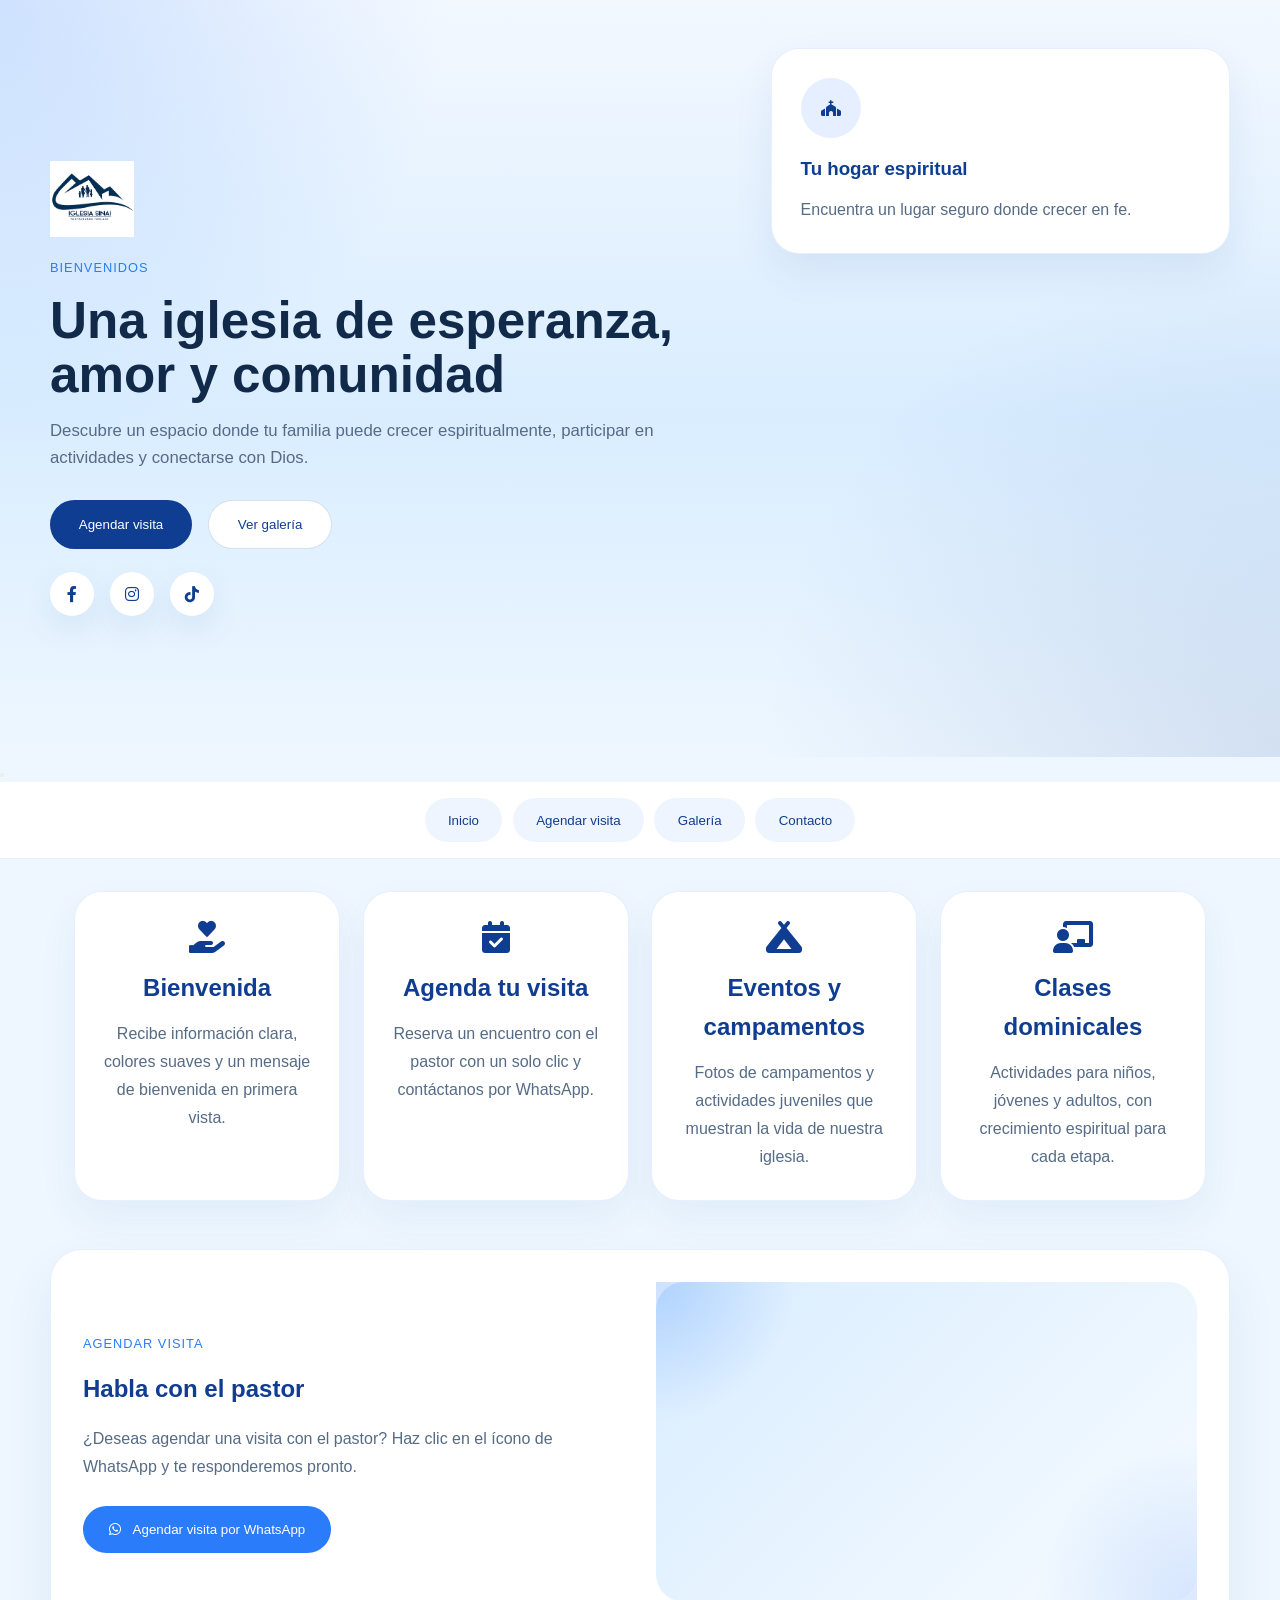
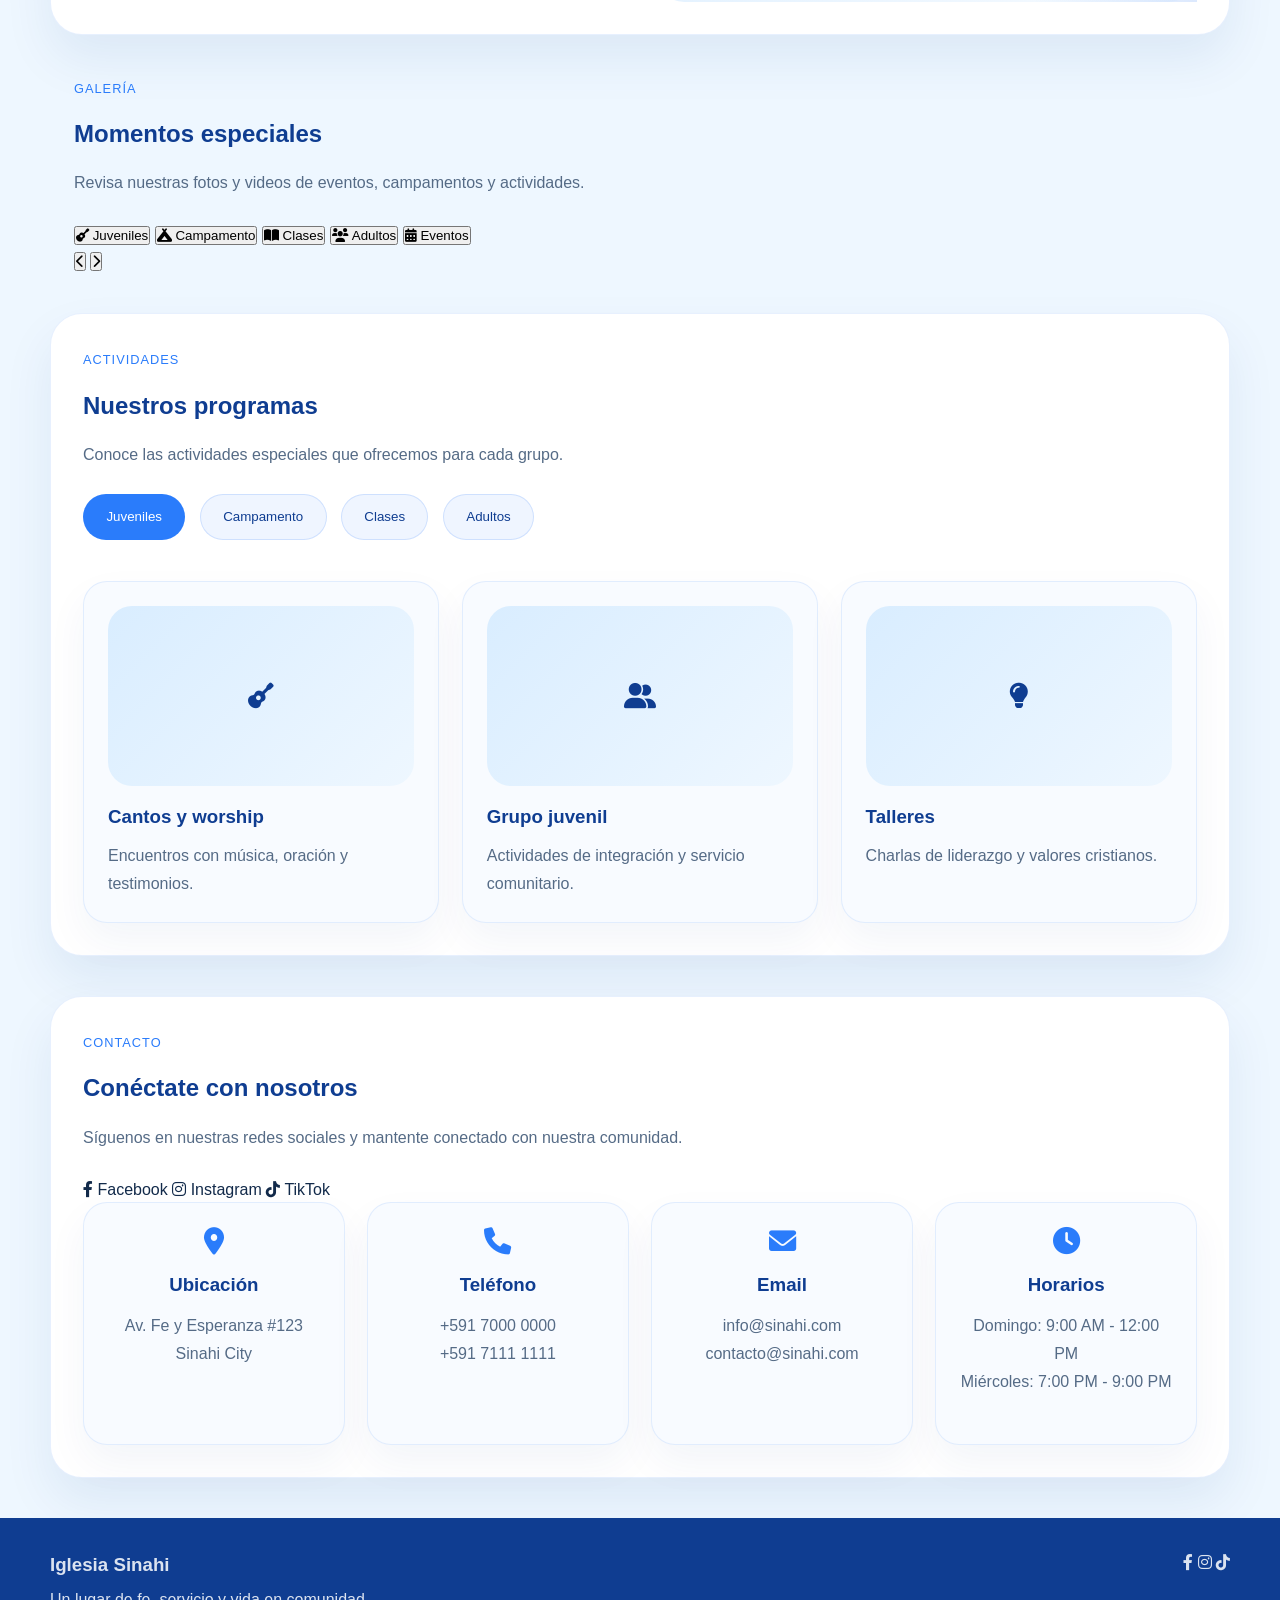
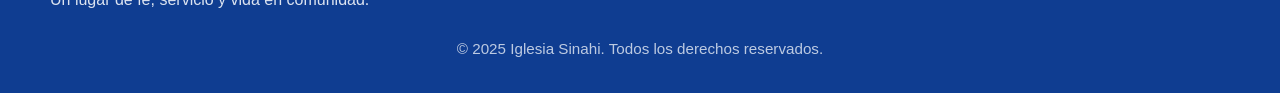
<file: index.html>
<!DOCTYPE html>
<html lang="es">
<head>
    <meta charset="UTF-8">
    <meta name="viewport" content="width=device-width, initial-scale=1.0">
    <title>Iglesia Sinahi - Comunidad de Fe</title>
    <link rel="stylesheet" href="styles.css">
    <link rel="stylesheet" href="https://cdnjs.cloudflare.com/ajax/libs/font-awesome/6.0.0-beta3/css/all.min.css">
</head>
<body>

<!-- HEADER/HERO -->
<header id="inicio" class="hero">
    <div class="hero-overlay"></div>
    <div class="hero-content">
        <div class="hero-copy">
            <img src="icono.png" alt="Icono iglesia" class="brand-icon">
            <span class="eyebrow">Bienvenidos</span>
            <h1>Una iglesia de esperanza, amor y comunidad</h1>
            <p>Descubre un espacio donde tu familia puede crecer espiritualmente, participar en actividades y conectarse con Dios.</p>
            <div class="hero-buttons">
                <button class="hero-btn" data-section="agenda">Agendar visita</button>
                <button class="hero-btn secondary" data-section="galeria">Ver galería</button>
            </div>
            <div class="hero-social">
                <a href="https://facebook.com/tupagina" target="_blank" aria-label="Facebook"><i class="fab fa-facebook-f"></i></a>
                <a href="https://instagram.com/tucuenta" target="_blank" aria-label="Instagram"><i class="fab fa-instagram"></i></a>
                <a href="https://tiktok.com/@tuperfil" target="_blank" aria-label="TikTok"><i class="fab fa-tiktok"></i></a>
            </div>
        </div>
        <div class="hero-carousel">
            <div class="carousel-card active">
                <div class="carousel-icon"><i class="fas fa-church"></i></div>
                <h3>Tu hogar espiritual</h3>
                <p>Encuentra un lugar seguro donde crecer en fe.</p>
            </div>
            <div class="carousel-card">
                <div class="carousel-icon"><i class="fas fa-users"></i></div>
                <h3>Comunión</h3>
                <p>Actividades para jóvenes, familias y adultos.</p>
            </div>
            <div class="carousel-card">
                <div class="carousel-icon"><i class="fas fa-hands-helping"></i></div>
                <h3>Servicio</h3>
                <p>Eventos, campamentos y clases dominicales para todos.</p>
            </div>
        </div>
    </div>
</header>

<!-- NAVBAR MOBILE TOGGLE -->
<button class="menu-toggle" id="menuToggle" aria-label="Menú">
    <span></span>
    <span></span>
    <span></span>
</button>

<!-- NAVBAR -->
<nav class="navbar" id="navbar">
    <div class="nav-container">
        <button class="nav-btn" data-section="inicio">Inicio</button>
        <button class="nav-btn" data-section="agenda">Agendar visita</button>
        <button class="nav-btn" data-section="galeria">Galería</button>
        <button class="nav-btn" data-section="contacto">Contacto</button>
    </div>
</nav>

<!-- MAIN CONTENT -->
<main class="main-content">
    <!-- OVERVIEW CARDS -->
    <section class="overview-cards">
        <article class="overview-card">
            <i class="fas fa-hand-holding-heart"></i>
            <h2>Bienvenida</h2>
            <p>Recibe información clara, colores suaves y un mensaje de bienvenida en primera vista.</p>
        </article>
        <article class="overview-card">
            <i class="fas fa-calendar-check"></i>
            <h2>Agenda tu visita</h2>
            <p>Reserva un encuentro con el pastor con un solo clic y contáctanos por WhatsApp.</p>
        </article>
        <article class="overview-card">
            <i class="fas fa-campground"></i>
            <h2>Eventos y campamentos</h2>
            <p>Fotos de campamentos y actividades juveniles que muestran la vida de nuestra iglesia.</p>
        </article>
        <article class="overview-card">
            <i class="fas fa-chalkboard-teacher"></i>
            <h2>Clases dominicales</h2>
            <p>Actividades para niños, jóvenes y adultos, con crecimiento espiritual para cada etapa.</p>
        </article>
    </section>

    <!-- AGENDAR VISITA -->
    <section id="agenda" class="section section-panel">
        <div class="section-copy">
            <span class="eyebrow">Agendar visita</span>
            <h2>Habla con el pastor</h2>
            <p>¿Deseas agendar una visita con el pastor? Haz clic en el ícono de WhatsApp y te responderemos pronto.</p>
            <button id="btnAgendaVisita" class="action-btn"><i class="fab fa-whatsapp"></i> Agendar visita por WhatsApp</button>
        </div>
        <div class="section-image section-image--agenda"></div>
    </section>

    <!-- GALERÍA CON CARRUSEL -->
    <section id="galeria" class="section section-galeria">
        <div class="section-header">
            <span class="eyebrow">Galería</span>
            <h2>Momentos especiales</h2>
            <p>Revisa nuestras fotos y videos de eventos, campamentos y actividades.</p>
        </div>

        <!-- TABS/BOTONES -->
        <div class="galeria-tabs">
            <button class="tab-btn active" data-tab="juveniles">
                <i class="fas fa-guitar"></i>
                <span>Juveniles</span>
            </button>
            <button class="tab-btn" data-tab="campamento">
                <i class="fas fa-campground"></i>
                <span>Campamento</span>
            </button>
            <button class="tab-btn" data-tab="clases">
                <i class="fas fa-book-open"></i>
                <span>Clases</span>
            </button>
            <button class="tab-btn" data-tab="adultos">
                <i class="fas fa-users"></i>
                <span>Adultos</span>
            </button>
            <button class="tab-btn" data-tab="eventos">
                <i class="fas fa-calendar-alt"></i>
                <span>Eventos</span>
            </button>
        </div>

        <!-- CARRUSEL DE IMÁGENES (máximo 5) -->
        <div class="carrusel-container">
            <div class="carrusel-wrapper">
                <div class="carrusel" id="carrusel">
                    <!-- Las imágenes se cargarán dinámicamente con JavaScript -->
                </div>
                <button class="carrusel-btn prev" id="prevBtn" aria-label="Anterior">
                    <i class="fas fa-chevron-left"></i>
                </button>
                <button class="carrusel-btn next" id="nextBtn" aria-label="Siguiente">
                    <i class="fas fa-chevron-right"></i>
                </button>
            </div>
            <!-- INDICADORES DE PUNTOS -->
            <div class="carrusel-dots" id="carruselDots"></div>
        </div>
    </section>

    <!-- ACTIVIDADES -->
    <section id="actividades" class="section section-activities">
        <div class="section-header">
            <div>
                <span class="eyebrow">Actividades</span>
                <h2>Nuestros programas</h2>
                <p>Conoce las actividades especiales que ofrecemos para cada grupo.</p>
            </div>
        </div>
        <div class="activity-panel">
            <div class="activity-buttons">
                <button class="activity-btn active" data-activity="juveniles">Juveniles</button>
                <button class="activity-btn" data-activity="campamento">Campamento</button>
                <button class="activity-btn" data-activity="clases">Clases</button>
                <button class="activity-btn" data-activity="adultos">Adultos</button>
            </div>
            <div class="activity-details">
                <div class="sub-buttons hidden" id="subButtonsAdultos">
                    <button class="sub-btn active" data-detail="reunion">Reunión</button>
                    <button class="sub-btn" data-detail="culto">Culto</button>
                </div>
                <div class="activity-gallery" id="activityGallery"></div>
                <div class="detail-gallery hidden" id="detailGallery"></div>
            </div>
        </div>
    </section>

    <!-- CONTACTO -->
    <section class="section section-contact" id="contacto">
        <span class="eyebrow">Contacto</span>
        <h2>Conéctate con nosotros</h2>
        <p>Síguenos en nuestras redes sociales y mantente conectado con nuestra comunidad.</p>
        
        <!-- REDES SOCIALES GRANDES -->
        <div class="social-links-main">
            <a href="https://facebook.com/tupagina" target="_blank" class="social-link facebook">
                <i class="fab fa-facebook-f"></i>
                <span>Facebook</span>
            </a>
            <a href="https://instagram.com/tucuenta" target="_blank" class="social-link instagram">
                <i class="fab fa-instagram"></i>
                <span>Instagram</span>
            </a>
            <a href="https://tiktok.com/@tuperfil" target="_blank" class="social-link tiktok">
                <i class="fab fa-tiktok"></i>
                <span>TikTok</span>
            </a>
        </div>

        <!-- INFORMACIÓN DE CONTACTO -->
        <div class="contact-grid">
            <div class="contact-card">
                <i class="fas fa-map-marker-alt"></i>
                <h3>Ubicación</h3>
                <p>Av. Fe y Esperanza #123<br>Sinahi City</p>
            </div>
            <div class="contact-card">
                <i class="fas fa-phone"></i>
                <h3>Teléfono</h3>
                <p>+591 7000 0000<br>+591 7111 1111</p>
            </div>
            <div class="contact-card">
                <i class="fas fa-envelope"></i>
                <h3>Email</h3>
                <p>info@sinahi.com<br>contacto@sinahi.com</p>
            </div>
            <div class="contact-card">
                <i class="fas fa-clock"></i>
                <h3>Horarios</h3>
                <p>Domingo: 9:00 AM - 12:00 PM<br>Miércoles: 7:00 PM - 9:00 PM</p>
            </div>
        </div>
    </section>
</main>

<!-- MODAL WHATSAPP -->
<div id="whatsappModal" class="modal">
    <div class="modal-content">
        <span class="close-modal">&times;</span>
        <div class="modal-body">
            <i class="fab fa-whatsapp"></i>
            <h3>Agendar visita con el pastor</h3>
            <p>¿Deseas agendar una visita con el pastor? Dale click al icono y te esperamos.</p>
            <a href="https://wa.me/59170000000?text=Hola%20Pastor,%20quiero%20agendar%20una%20visita" target="_blank" class="whatsapp-link"><i class="fab fa-whatsapp"></i> Escríbenos por WhatsApp</a>
        </div>
    </div>
</div>

<!-- FOOTER -->
<footer>
    <div class="footer-top">
        <div>
            <h3>Iglesia Sinahi</h3>
            <p>Un lugar de fe, servicio y vida en comunidad.</p>
        </div>
        <div class="footer-social">
            <a href="https://facebook.com/tupagina" target="_blank" aria-label="Facebook"><i class="fab fa-facebook-f"></i></a>
            <a href="https://instagram.com/tucuenta" target="_blank" aria-label="Instagram"><i class="fab fa-instagram"></i></a>
            <a href="https://tiktok.com/@tuperfil" target="_blank" aria-label="TikTok"><i class="fab fa-tiktok"></i></a>
        </div>
    </div>
    <p class="footer-copy">&copy; 2025 Iglesia Sinahi. Todos los derechos reservados.</p>
</footer>

<script src="main.js"></script>
</body>
</html>
</file>
<file: styles.css>
* {
    margin: 0;
    padding: 0;
    box-sizing: border-box;
}

:root {
    --bg: #eef7ff;
    --surface: #ffffff;
    --blue-dark: #0f3d91;
    --blue: #2a7cfb;
    --sky: #8cc6ff;
    --text: #122a4a;
    --muted: #556b86;
    --border: rgba(59,130,246,0.18);
}

body {
    font-family: 'Segoe UI', Tahoma, Geneva, Verdana, sans-serif;
    background-color: var(--bg);
    color: var(--text);
    line-height: 1.6;
}

button,
.nav-btn {
    font-family: inherit;
}

a {
    color: inherit;
    text-decoration: none;
}

img {
    max-width: 100%;
    display: block;
}

.eyebrow {
    display: inline-block;
    color: var(--blue);
    text-transform: uppercase;
    letter-spacing: 1px;
    font-size: 0.8rem;
    margin-bottom: 1rem;
}

/* HERO */
.hero {
    position: relative;
    background: linear-gradient(180deg, #f3f8ff 0%, #d9edff 55%, #eef7ff 100%);
    padding: 3rem 1.5rem 2rem;
}

.hero-overlay {
    position: absolute;
    inset: 0;
    background: radial-gradient(circle at top left, rgba(42,124,251,0.18), transparent 30%),
                radial-gradient(circle at bottom right, rgba(15,61,145,0.12), transparent 35%);
    pointer-events: none;
}

.hero-content {
    position: relative;
    max-width: 1180px;
    margin: 0 auto;
    display: grid;
    grid-template-columns: 1.2fr 0.8fr;
    gap: 2rem;
    align-items: center;
}

.hero-copy h1 {
    font-size: clamp(2.5rem, 4vw, 4rem);
    line-height: 1.05;
    max-width: 760px;
    margin-bottom: 1rem;
}

.hero-copy p {
    color: var(--muted);
    font-size: 1.05rem;
    max-width: 720px;
    margin-bottom: 1.8rem;
}

.brand-icon {
    width: 84px;
    height: 84px;
    object-fit: contain;
    display: block;
    margin-bottom: 0.8rem;
}

.hero-buttons {
    display: flex;
    flex-wrap: wrap;
    gap: 1rem;
    margin-bottom: 1.4rem;
}

.hero-btn {
    border: none;
    border-radius: 999px;
    padding: 1rem 1.8rem;
    background: var(--blue-dark);
    color: white;
    cursor: pointer;
    transition: transform 0.2s ease, background-color 0.2s ease;
}

.hero-btn.secondary {
    background: white;
    color: var(--blue-dark);
    border: 1px solid rgba(15,61,145,0.16);
}

.hero-btn:hover {
    transform: translateY(-2px);
    background: var(--blue);
}

.hero-social {
    display: flex;
    gap: 1rem;
}

.hero-social a {
    width: 44px;
    height: 44px;
    display: grid;
    place-items: center;
    background: white;
    border-radius: 50%;
    color: var(--blue-dark);
    box-shadow: 0 14px 32px rgba(15,61,145,0.08);
}

.hero-carousel {
    display: grid;
    gap: 1rem;
}

.carousel-card {
    background: white;
    border-radius: 28px;
    padding: 1.8rem;
    border: 1px solid rgba(59,130,246,0.12);
    box-shadow: 0 18px 40px rgba(15,61,145,0.08);
    opacity: 0;
    transform: translateY(15px);
    transition: opacity 0.35s ease, transform 0.35s ease;
    min-height: 180px;
}

.carousel-card.active {
    opacity: 1;
    transform: translateY(0);
}

.carousel-icon {
    width: 60px;
    height: 60px;
    border-radius: 50%;
    display: grid;
    place-items: center;
    background: rgba(42,124,251,0.12);
    color: var(--blue-dark);
    margin-bottom: 1rem;
}

.carousel-card h3 {
    margin-bottom: 0.75rem;
    color: var(--blue-dark);
}

.carousel-card p {
    color: var(--muted);
    line-height: 1.75;
}

/* NAVBAR */
.navbar {
    background: rgba(255,255,255,0.98);
    border-bottom: 1px solid rgba(59,130,246,0.12);
    position: sticky;
    top: 0;
    z-index: 100;
    backdrop-filter: blur(10px);
}

.nav-container {
    max-width: 1180px;
    margin: 0 auto;
    display: flex;
    justify-content: center;
    flex-wrap: wrap;
    gap: 0.65rem;
    padding: 1rem;
}

.nav-btn {
    background: rgba(59,130,246,0.08);
    color: var(--blue-dark);
    border: 1px solid transparent;
    border-radius: 999px;
    padding: 0.85rem 1.4rem;
    cursor: pointer;
    transition: all 0.2s ease;
}

.nav-btn.active,
.nav-btn:hover {
    background: var(--blue);
    color: white;
}

/* OVERVIEW CARDS */
.overview-cards {
    display: grid;
    grid-template-columns: repeat(4, minmax(200px, 1fr));
    gap: 1.4rem;
    max-width: 1180px;
    margin: 2rem auto 3rem;
    padding: 0 1.5rem;
}

.overview-card {
    background: white;
    border-radius: 28px;
    padding: 1.8rem;
    border: 1px solid rgba(59,130,246,0.12);
    box-shadow: 0 18px 40px rgba(15,61,145,0.06);
    text-align: center;
}

.overview-card i {
    font-size: 2rem;
    color: var(--blue-dark);
    margin-bottom: 1rem;
}

.overview-card h2 {
    margin-bottom: 0.8rem;
    color: var(--blue-dark);
}

.overview-card p {
    color: var(--muted);
    line-height: 1.75;
}

/* SECTIONS */
.section {
    max-width: 1180px;
    margin: 0 auto 2.5rem;
    padding: 0 1.5rem;
}

.section-panel,
.section-activities,
.section-contact {
    background: white;
    border-radius: 32px;
    border: 1px solid rgba(59,130,246,0.12);
    box-shadow: 0 24px 50px rgba(15,61,145,0.08);
    padding: 2rem;
}

.section-panel {
    display: grid;
    grid-template-columns: 0.9fr 0.9fr;
    gap: 2rem;
    align-items: center;
}

.section-panel .section-image {
    min-height: 320px;
    border-radius: 28px;
    background: linear-gradient(135deg, #d9edff 0%, #f7fbff 100%);
    position: relative;
}

.section-image--agenda::before {
    content: '';
    position: absolute;
    inset: 0;
    background-image: radial-gradient(circle at top left, rgba(42,124,251,0.24), transparent 22%),
                      radial-gradient(circle at bottom right, rgba(59,130,246,0.18), transparent 26%);
}

.section-copy h2,
.section-header h2,
.section-contact h2 {
    color: var(--blue-dark);
    margin-bottom: 1rem;
}

.section-copy p,
.section-header p,
.section-contact p {
    color: var(--muted);
    max-width: 620px;
    line-height: 1.8;
    margin-bottom: 1.5rem;
}

.action-btn {
    display: inline-flex;
    align-items: center;
    gap: 0.75rem;
    background: var(--blue);
    color: white;
    border: none;
    padding: 1rem 1.6rem;
    border-radius: 999px;
    cursor: pointer;
    transition: transform 0.2s ease, background-color 0.2s ease;
}

.action-btn:hover {
    background: var(--blue-dark);
    transform: translateY(-2px);
}

.activity-panel {
    display: grid;
    gap: 1.8rem;
}

.activity-buttons,
.sub-buttons {
    display: flex;
    flex-wrap: wrap;
    gap: 0.9rem;
    margin-bottom: 0.75rem;
}

.activity-btn,
.sub-btn {
    border: 1px solid rgba(59,130,246,0.18);
    background: rgba(59,130,246,0.08);
    color: var(--blue-dark);
    border-radius: 999px;
    padding: 0.9rem 1.4rem;
    cursor: pointer;
    transition: all 0.2s ease;
}

.activity-btn.active,
.sub-btn.active {
    background: var(--blue);
    color: white;
    border-color: rgba(42,124,251,0.35);
}

.activity-btn:hover,
.sub-btn:hover {
    background: rgba(42,124,251,0.18);
}

.activity-gallery,
.detail-gallery {
    display: grid;
    gap: 1.4rem;
    grid-template-columns: repeat(auto-fit, minmax(240px, 1fr));
}

.activity-card,
.detail-card {
    background: #f8fbff;
    border-radius: 24px;
    padding: 1.5rem;
    border: 1px solid rgba(59,130,246,0.12);
    box-shadow: 0 18px 40px rgba(15,61,145,0.05);
}

.activity-card .photo,
.detail-card .photo {
    min-height: 180px;
    border-radius: 24px;
    background: linear-gradient(135deg, #d9edff 0%, #eef7ff 100%);
    display: grid;
    place-items: center;
    margin-bottom: 1rem;
    color: var(--blue-dark);
    font-size: 1.6rem;
}

.activity-card h3,
.detail-card h3,
.contact-card h3 {
    margin-bottom: 0.65rem;
    color: var(--blue-dark);
}

.activity-card p,
.detail-card p,
.contact-card p {
    color: var(--muted);
    line-height: 1.75;
}

.hidden {
    display: none !important;
}

.section-contact .contact-grid {
    display: grid;
    grid-template-columns: repeat(4, minmax(200px, 1fr));
    gap: 1.4rem;
}

.contact-card {
    background: #f8fbff;
    border-radius: 24px;
    padding: 1.5rem;
    text-align: center;
    border: 1px solid rgba(59,130,246,0.12);
    box-shadow: 0 18px 40px rgba(15,61,145,0.05);
}

.contact-card i {
    font-size: 1.7rem;
    color: var(--blue);
    margin-bottom: 1rem;
}

.section-contact h3 {
    margin-bottom: 0.7rem;
}

/* MODAL */
.modal {
    display: none;
    position: fixed;
    top: 0;
    left: 0;
    width: 100%;
    height: 100%;
    background: rgba(0,0,0,0.6);
    justify-content: center;
    align-items: center;
    padding: 1rem;
}

.modal-content {
    background: white;
    border-radius: 30px;
    max-width: 520px;
    width: 100%;
    padding: 2rem;
    position: relative;
    text-align: center;
    box-shadow: 0 28px 60px rgba(15,61,145,0.16);
}

.modal-body i {
    font-size: 2.4rem;
    color: #25D366;
    margin-bottom: 1rem;
}

.modal-body h3 {
    color: var(--blue-dark);
    margin-bottom: 0.75rem;
}

.modal-body p {
    color: var(--muted);
    margin-bottom: 1.5rem;
    line-height: 1.75;
}

.whatsapp-link {
    display: inline-flex;
    align-items: center;
    gap: 0.75rem;
    background: #25D366;
    color: white;
    padding: 0.95rem 1.3rem;
    border-radius: 999px;
    font-weight: 600;
}

.close-modal {
    position: absolute;
    top: 18px;
    right: 20px;
    font-size: 1.8rem;
    cursor: pointer;
}

/* FOOTER */
footer {
    background: var(--blue-dark);
    color: #dbe3f0;
    padding: 2rem 1.5rem;
}

.footer-top {
    display: flex;
    justify-content: space-between;
    flex-wrap: wrap;
    gap: 1rem;
    max-width: 1180px;
    margin: 0 auto 1.5rem;
}

.footer-top h3 {
    margin-bottom: 0.5rem;
}

.footer-links {
    display: flex;
    gap: 1.2rem;
    flex-wrap: wrap;
}

.footer-links a {
    color: #dbe3f0;
}

.footer-copy {
    text-align: center;
    font-size: 0.95rem;
    opacity: 0.85;
}

@media (max-width: 980px) {
    .hero-content,
    .section-panel,
    .overview-cards,
    .section-contact .contact-grid,
    .footer-top {
        grid-template-columns: 1fr;
    }

    .overview-cards {
        grid-template-columns: 1fr 1fr;
    }
}

@media (max-width: 720px) {
    .hero-content {
        grid-template-columns: 1fr;
    }

    .overview-cards {
        grid-template-columns: 1fr;
    }

    .activity-buttons,
    .sub-buttons,
    .hero-buttons,
    .hero-social,
    .footer-links {
        justify-content: center;
    }
}
</file>
